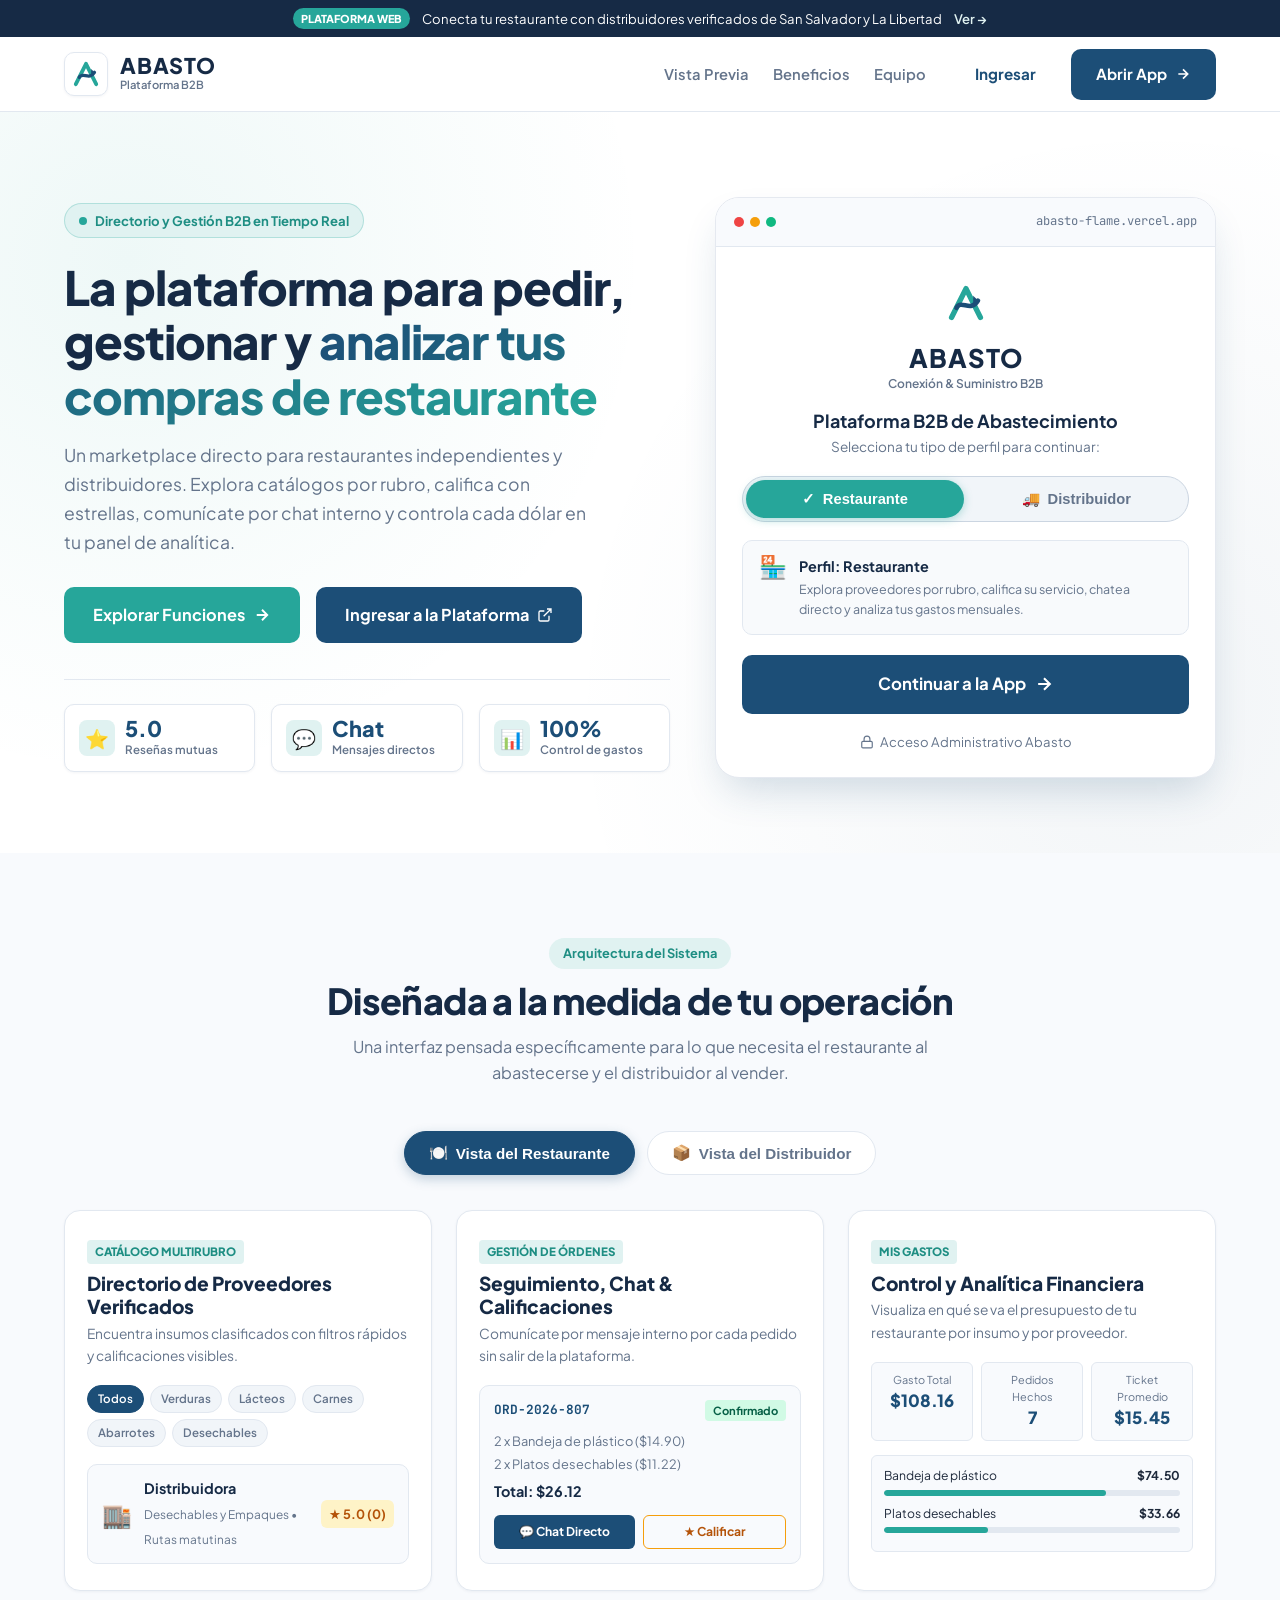
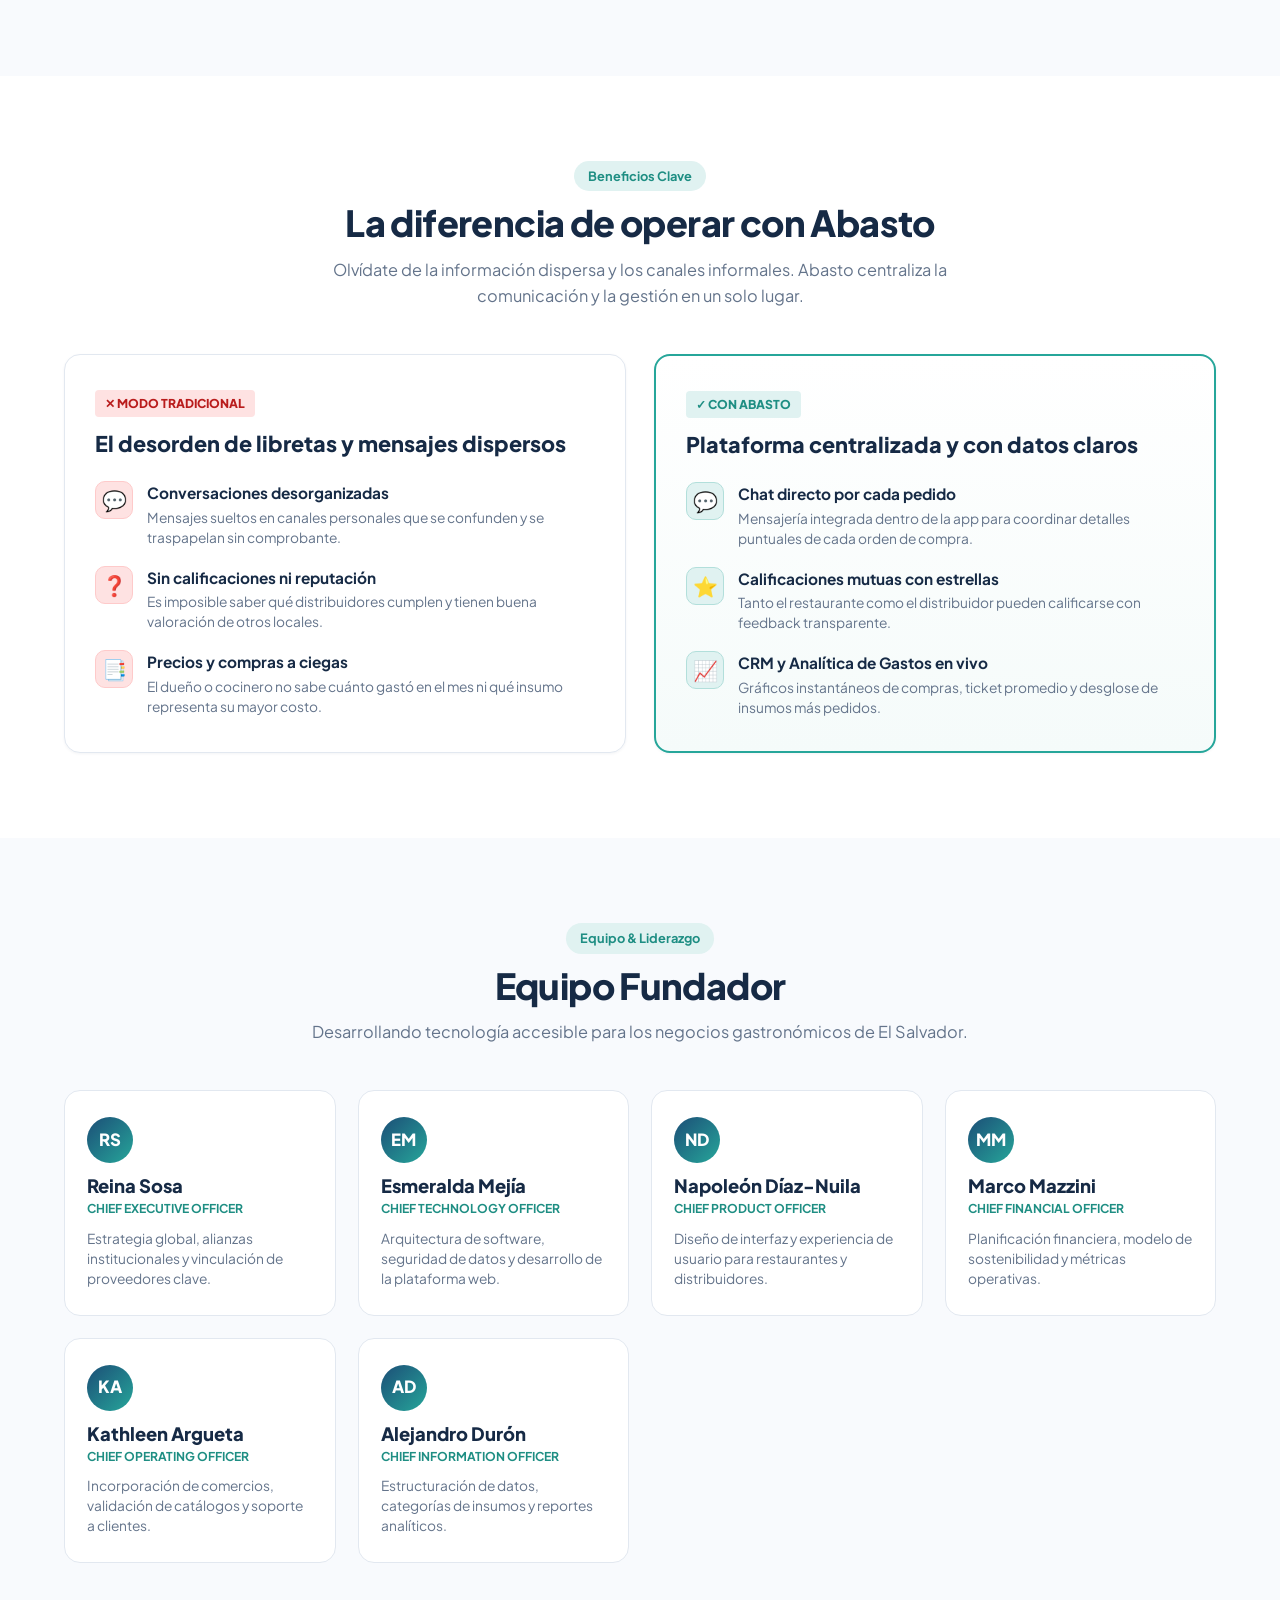
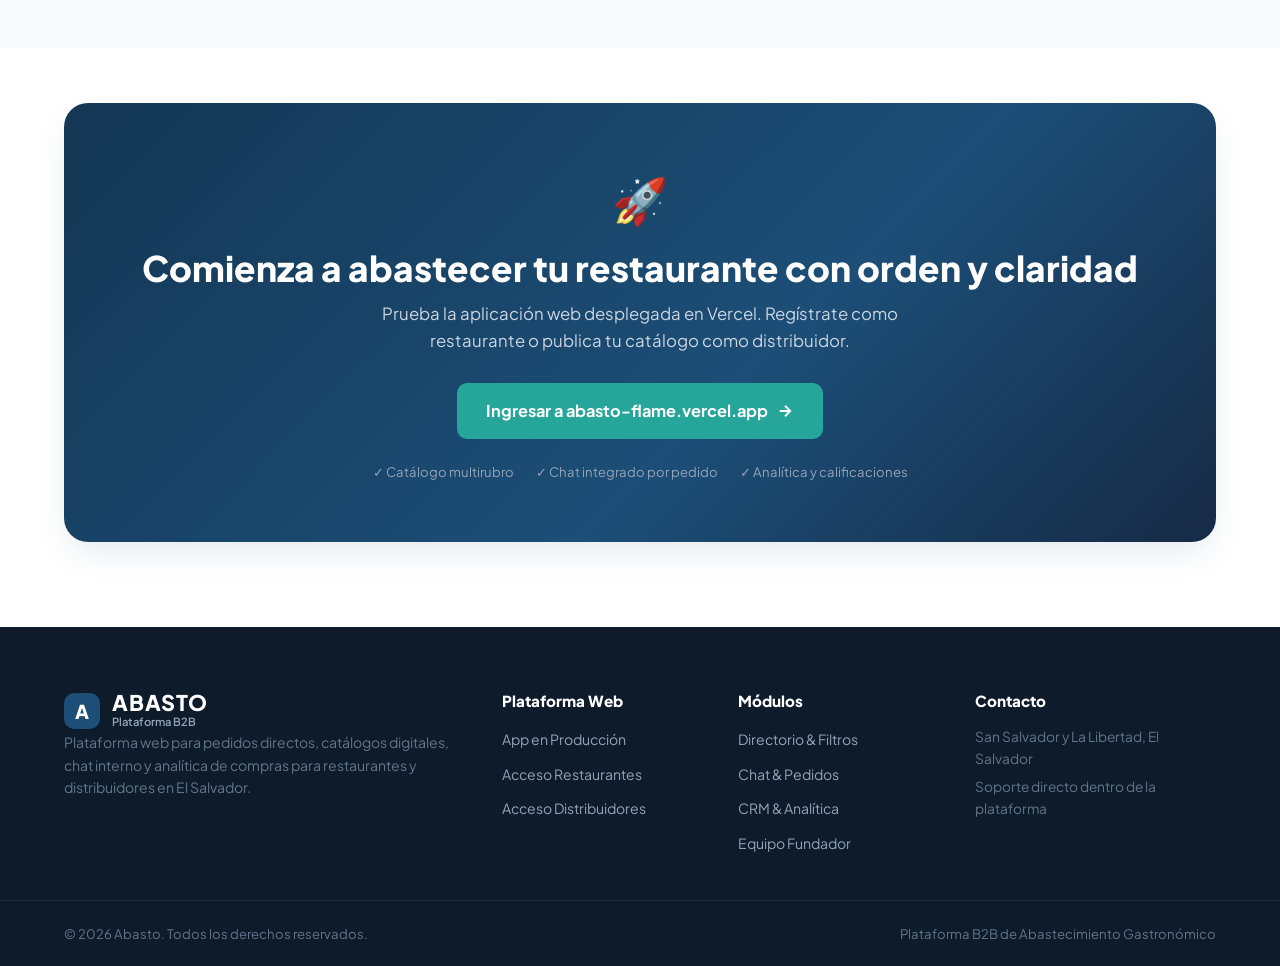
<file: index.html>
<!DOCTYPE html>
<html lang="es">
<head>
  <meta charset="UTF-8">
  <meta name="viewport" content="width=device-width, initial-scale=1.0">
  <title>Abasto | Conexión & Suministro B2B</title>
  <meta name="description" content="Plataforma B2B para pedidos automatizados, control de abastecimiento y gestión centralizada entre restaurantes y distribuidores en El Salvador.">
  <link rel="preconnect" href="https://fonts.googleapis.com">
  <link rel="preconnect" href="https://fonts.gstatic.com" crossorigin>
  <link href="https://fonts.googleapis.com/css2?family=Plus+Jakarta+Sans:wght@400;500;600;700;800&family=JetBrains+Mono:wght@500;600&display=swap" rel="stylesheet">
  <link rel="stylesheet" href="styles.css">

  <meta name="google-site-verification" content="Ef4DvOmjxTXYT26gHfHV0XZG6VTzVd8PGVqTgjQ-v84" />
</head>
<body>

  <!-- Top Notification -->
  <div class="top-banner">
    <div class="container banner-inner">
      <span class="badge-pill">Plataforma Web</span>
      <span>Conecta tu restaurante con distribuidores verificados de San Salvador y La Libertad</span>
      <a href="#probar-app" class="banner-link">Ver &rarr;</a>
    </div>
  </div>

  <!-- Navbar Glassmorphism -->
  <header class="navbar" id="navbar">
    <div class="container nav-container">
      <a href="#" class="brand-link">
        <div class="brand-logo">
          <svg viewBox="0 0 40 40" width="34" height="34" fill="none">
            <path d="M8 32 L20 8 L32 32" stroke="#26A69A" stroke-width="4.5" stroke-linecap="round" stroke-linejoin="round"/>
            <path d="M12 24 C16 17, 24 28, 30 18" stroke="#1C4E77" stroke-width="3.8" stroke-linecap="round"/>
            <path d="M26 14 L30 18 L26 22" fill="#1C4E77"/>
          </svg>
        </div>
        <div class="brand-text">
          <span class="brand-title">ABASTO</span>
          <span class="brand-subtitle">Plataforma B2B</span>
        </div>
      </a>

      <button class="nav-toggle" id="navToggle" aria-label="Abrir menú">
        <span></span>
        <span></span>
        <span></span>
      </button>

      <nav class="nav-menu" id="navMenu">
        <a href="#interactivo" class="nav-link">Vista Previa</a>
        <a href="#beneficios" class="nav-link">Beneficios</a>
        <a href="#equipo" class="nav-link">Equipo</a>
        <div class="nav-cta-group">
          <a href="https://abasto-flame.vercel.app/" target="_blank" rel="noopener noreferrer" class="btn btn-outline-nav">
            Ingresar
          </a>
          <a href="https://abasto-flame.vercel.app/" target="_blank" rel="noopener noreferrer" class="btn btn-primary-nav">
            <span>Abrir App</span>
            <svg viewBox="0 0 24 24" width="16" height="16" fill="none" stroke="currentColor" stroke-width="2.5"><path d="M5 12h14M12 5l7 7-7 7"/></svg>
          </a>
        </div>
      </nav>
    </div>
  </header>

  <main>
    <!-- Hero Section -->
    <section class="hero">
      <div class="container hero-grid">
        <div class="hero-content">
          <div class="hero-badge reveal">
            <span class="pulse-indicator"></span>
            Directorio y Gestión B2B en Tiempo Real
          </div>
          
          <h1 class="hero-title reveal">
            La plataforma para pedir, gestionar y <span class="gradient-text">analizar tus compras de restaurante</span>
          </h1>
          
          <p class="hero-description reveal">
            Un marketplace directo para restaurantes independientes y distribuidores. Explora catálogos por rubro, califica con estrellas, comunícate por chat interno y controla cada dólar en tu panel de analítica.
          </p>

          <div class="hero-actions reveal">
            <a href="#interactivo" class="btn btn-teal btn-lg glow-effect">
              <span>Explorar Funciones</span>
              <svg viewBox="0 0 24 24" width="18" height="18" fill="none" stroke="currentColor" stroke-width="2.5"><path d="M5 12h14M12 5l7 7-7 7"/></svg>
            </a>
            <a href="https://abasto-flame.vercel.app/" target="_blank" rel="noopener noreferrer" class="btn btn-navy btn-lg">
              <span>Ingresar a la Plataforma</span>
              <svg viewBox="0 0 24 24" width="16" height="16" fill="none" stroke="currentColor" stroke-width="2"><path d="M18 13v6a2 2 0 01-2 2H5a2 2 0 01-2-2V8a2 2 0 012-2h6M15 3h6v6M10 14L21 3"/></svg>
            </a>
          </div>

          <!-- Micro Métricas Reales -->
          <div class="hero-kpis reveal">
            <div class="kpi-card-visual">
              <div class="kpi-icon-box">⭐</div>
              <div>
                <span class="kpi-val">5.0</span>
                <span class="kpi-label">Reseñas mutuas</span>
              </div>
            </div>
            <div class="kpi-card-visual">
              <div class="kpi-icon-box">💬</div>
              <div>
                <span class="kpi-val">Chat</span>
                <span class="kpi-label">Mensajes directos</span>
              </div>
            </div>
            <div class="kpi-card-visual">
              <div class="kpi-icon-box">📊</div>
              <div>
                <span class="kpi-val">100%</span>
                <span class="kpi-label">Control de gastos</span>
              </div>
            </div>
          </div>
        </div>

        <!-- Terminal Interactivo del Gateway -->
        <div class="hero-interactive reveal" id="probar-app">
          <div class="terminal-card">
            <div class="terminal-header">
              <div class="terminal-dots">
                <span class="dot red"></span>
                <span class="dot yellow"></span>
                <span class="dot green"></span>
              </div>
              <div class="terminal-title">abasto-flame.vercel.app</div>
            </div>

            <div class="terminal-body">
              <div class="app-brand-center">
                <div class="logo-symbol-lg">
                  <svg viewBox="0 0 40 40" width="48" height="48" fill="none">
                    <path d="M8 32 L20 8 L32 32" stroke="#26A69A" stroke-width="4.5" stroke-linecap="round" stroke-linejoin="round"/>
                    <path d="M12 24 C16 17, 24 28, 30 18" stroke="#1C4E77" stroke-width="3.8" stroke-linecap="round"/>
                    <path d="M26 14 L30 18 L26 22" fill="#1C4E77"/>
                  </svg>
                </div>
                <h3>ABASTO</h3>
                <p class="tagline">Conexión & Suministro B2B</p>
                <div class="gateway-prompt">Plataforma B2B de Abastecimiento</div>
                <p class="gateway-subprompt">Selecciona tu tipo de perfil para continuar:</p>
              </div>

              <!-- Selector Reactivo de Roles -->
              <div class="profile-switch-container">
                <button type="button" class="profile-tab active" data-role="restaurante" id="tabRestaurante">
                  <span class="check-icon">✓</span>
                  <span>Restaurante</span>
                </button>
                <button type="button" class="profile-tab" data-role="distribuidor" id="tabDistribuidor">
                  <span class="truck-icon">🚚</span>
                  <span>Distribuidor</span>
                </button>
              </div>

              <!-- Vista Dinámica del Perfil Seleccionado -->
              <div class="role-preview-card" id="rolePreviewCard">
                <div class="role-feature-item">
                  <div class="rf-icon" id="rfIcon">🏪</div>
                  <div class="rf-text">
                    <strong id="roleTitle">Perfil: Restaurante</strong>
                    <p id="roleDescription">Explora proveedores por rubro, califica su servicio, chatea directo y analiza tus gastos mensuales.</p>
                  </div>
                </div>
              </div>

              <a href="https://abasto-flame.vercel.app/" target="_blank" rel="noopener noreferrer" class="btn btn-navy btn-block btn-launch" id="btnLaunchTarget">
                <span>Continuar a la App</span>
                <svg viewBox="0 0 24 24" width="20" height="20" fill="none" stroke="currentColor" stroke-width="2.5"><path d="M5 12h14M12 5l7 7-7 7"/></svg>
              </a>

              <div class="terminal-footer">
                <a href="https://abasto-flame.vercel.app/" target="_blank" rel="noopener noreferrer" class="admin-link">
                  <svg viewBox="0 0 24 24" width="14" height="14" fill="none" stroke="currentColor" stroke-width="2"><rect x="3" y="11" width="18" height="11" rx="2" ry="2"/><path d="M7 11V7a5 5 0 0110 0v4"/></svg>
                  <span>Acceso Administrativo Abasto</span>
                </a>
              </div>
            </div>
          </div>
        </div>
      </div>
    </section>

    <!-- Módulo Visual Interactivo: Dos Lados de la App -->
    <section class="section bg-light" id="interactivo">
      <div class="container">
        <div class="section-badge-center">Arquitectura del Sistema</div>
        <h2 class="section-title-center">Diseñada a la medida de tu operación</h2>
        <p class="section-subtitle-center">
          Una interfaz pensada específicamente para lo que necesita el restaurante al abastecerse y el distribuidor al vender.
        </p>

        <!-- Selector Tabs de la Plataforma -->
        <div class="app-showcase-tabs">
          <button class="showcase-tab active" data-showcase="restaurante">
            <span class="tab-icon">🍽️</span> Vista del Restaurante
          </button>
          <button class="showcase-tab" data-showcase="distribuidor">
            <span class="tab-icon">📦</span> Vista del Distribuidor
          </button>
        </div>

        <!-- Panel 1: Restaurante -->
        <div class="showcase-view active" id="viewRestaurante">
          <div class="features-columns-grid">
            <div class="feature-mock-card">
              <div class="f-header">
                <span class="f-pill">Catálogo Multirubro</span>
                <h4>Directorio de Proveedores Verificados</h4>
                <p>Encuentra insumos clasificados con filtros rápidos y calificaciones visibles.</p>
              </div>
              <div class="mock-filter-row">
                <span class="m-pill active">Todos</span>
                <span class="m-pill">Verduras</span>
                <span class="m-pill">Lácteos</span>
                <span class="m-pill">Carnes</span>
                <span class="m-pill">Abarrotes</span>
                <span class="m-pill">Desechables</span>
              </div>
              <div class="mock-distributor-item">
                <div class="dist-avatar">🏬</div>
                <div class="dist-meta">
                  <strong>Distribuidora</strong>
                  <span>Desechables y Empaques &bull; Rutas matutinas</span>
                </div>
                <div class="dist-rating">
                  <span class="star">★</span> 5.0 (0)
                </div>
              </div>
            </div>

            <div class="feature-mock-card">
              <div class="f-header">
                <span class="f-pill">Gestión de Órdenes</span>
                <h4>Seguimiento, Chat & Calificaciones</h4>
                <p>Comunícate por mensaje interno por cada pedido sin salir de la plataforma.</p>
              </div>
              <div class="mock-order-box">
                <div class="order-top">
                  <span class="order-id">ORD-2026-807</span>
                  <span class="order-status-badge">Confirmado</span>
                </div>
                <div class="order-content-preview">
                  <p>2 x Bandeja de plástico ($14.90)</p>
                  <p>2 x Platos desechables ($11.22)</p>
                  <strong>Total: $26.12</strong>
                </div>
                <div class="order-actions-bar">
                  <span class="btn-micro-chat">💬 Chat Directo</span>
                  <span class="btn-micro-rate">★ Calificar</span>
                </div>
              </div>
            </div>

            <div class="feature-mock-card">
              <div class="f-header">
                <span class="f-pill">Mis Gastos</span>
                <h4>Control y Analítica Financiera</h4>
                <p>Visualiza en qué se va el presupuesto de tu restaurante por insumo y por proveedor.</p>
              </div>
              <div class="mock-stats-mini-grid">
                <div class="m-stat-box">
                  <span class="label">Gasto Total</span>
                  <span class="val">$108.16</span>
                </div>
                <div class="m-stat-box">
                  <span class="label">Pedidos Hechos</span>
                  <span class="val">7</span>
                </div>
                <div class="m-stat-box">
                  <span class="label">Ticket Promedio</span>
                  <span class="val">$15.45</span>
                </div>
              </div>
              <div class="mock-bars-wrapper">
                <div class="bar-row">
                  <span>Bandeja de plástico</span>
                  <strong>$74.50</strong>
                </div>
                <div class="mock-bar-fill"><div class="fill" style="width: 75%;"></div></div>
                <div class="bar-row">
                  <span>Platos desechables</span>
                  <strong>$33.66</strong>
                </div>
                <div class="mock-bar-fill"><div class="fill" style="width: 35%;"></div></div>
              </div>
            </div>
          </div>
        </div>

        <!-- Panel 2: Distribuidor -->
        <div class="showcase-view" id="viewDistribuidor">
          <div class="features-columns-grid">
            <div class="feature-mock-card">
              <div class="f-header">
                <span class="f-pill">Despacho</span>
                <h4>Lista Ordenada de Pedidos</h4>
                <p>Monitorea pedidos entrantes, montos netos a recibir y cambia el estado con un clic.</p>
              </div>
              <div class="mock-dist-dispatch-box">
                <div class="dispatch-header">
                  <span class="badge-status-pend">Pendiente</span>
                  <span class="order-code">ORD-2026-238</span>
                </div>
                <div class="dispatch-body">
                  <strong>Restaurante Solicitante</strong>
                  <p>1 x Bandeja de plástico &bull; $7.45</p>
                  <div class="dispatch-net">Tu pago neto a recibir: <strong>$7.08</strong></div>
                </div>
                <div class="order-actions-bar">
                  <span class="btn-micro-chat">💬 Chat</span>
                  <span class="btn-micro-status">Estado: En Ruta &darr;</span>
                </div>
              </div>
            </div>

            <div class="feature-mock-card">
              <div class="f-header">
                <span class="f-pill">Mi Catálogo</span>
                <h4>Gestión Rápida de Insumos</h4>
                <p>Publica productos con imagen, categoría y edita precios en segundos.</p>
              </div>
              <div class="mock-catalog-list">
                <div class="catalog-row">
                  <div class="cat-img">📦</div>
                  <div class="cat-info">
                    <strong>Bandeja de plástico (50 uds)</strong>
                    <span>Desechables y Empaques</span>
                  </div>
                  <div class="cat-price">$7.30 ✏️</div>
                </div>
                <div class="catalog-row">
                  <div class="cat-img">🍽️</div>
                  <div class="cat-info">
                    <strong>Platos desechables (50 uds)</strong>
                    <span>Desechables y Empaques</span>
                  </div>
                  <div class="cat-price">$5.50 ✏️</div>
                </div>
                <div class="btn-add-item-mock">+ Agregar Insumo</div>
              </div>
            </div>

            <div class="feature-mock-card">
              <div class="f-header">
                <span class="f-pill">CRM & Reseñas</span>
                <h4>Rendimiento Comercial & Clientes</h4>
                <p>Visualiza tus clientes principales, facturación acumulada y reputación.</p>
              </div>
              <div class="mock-stats-mini-grid">
                <div class="m-stat-box">
                  <span class="label">Facturación</span>
                  <span class="val">$82.04</span>
                </div>
                <div class="m-stat-box">
                  <span class="label">Despachos</span>
                  <span class="val">4</span>
                </div>
                <div class="m-stat-box">
                  <span class="label">Ticket Prom.</span>
                  <span class="val">$20.51</span>
                </div>
              </div>
              <div class="mock-review-container">
                <div class="review-label">⭐ Reseñas Recibidas</div>
                <p class="review-status">Construye reputación con cada entrega confirmada.</p>
              </div>
            </div>
          </div>
        </div>
      </div>
    </section>

    <!-- Resumen de Ventajas Comparativas -->
    <section class="section" id="beneficios">
      <div class="container">
        <div class="section-badge-center">Beneficios Clave</div>
        <h2 class="section-title-center">La diferencia de operar con Abasto</h2>
        <p class="section-subtitle-center">
          Olvídate de la información dispersa y los canales informales. Abasto centraliza la comunicación y la gestión en un solo lugar.
        </p>

        <div class="visual-comparison-grid">
          <div class="vis-card bad-side">
            <div class="vis-card-header">
              <span class="vis-badge bad">✕ Modo Tradicional</span>
              <h3>El desorden de libretas y mensajes dispersos</h3>
            </div>
            
            <div class="vis-items-list">
              <div class="vis-item">
                <div class="vis-item-icon bad">💬</div>
                <div class="vis-item-content">
                  <strong>Conversaciones desorganizadas</strong>
                  <p>Mensajes sueltos en canales personales que se confunden y se traspapelan sin comprobante.</p>
                </div>
              </div>

              <div class="vis-item">
                <div class="vis-item-icon bad">❓</div>
                <div class="vis-item-content">
                  <strong>Sin calificaciones ni reputación</strong>
                  <p>Es imposible saber qué distribuidores cumplen y tienen buena valoración de otros locales.</p>
                </div>
              </div>

              <div class="vis-item">
                <div class="vis-item-icon bad">📑</div>
                <div class="vis-item-content">
                  <strong>Precios y compras a ciegas</strong>
                  <p>El dueño o cocinero no sabe cuánto gastó en el mes ni qué insumo representa su mayor costo.</p>
                </div>
              </div>
            </div>
          </div>

          <div class="vis-card good-side">
            <div class="vis-card-header">
              <span class="vis-badge good">✓ Con Abasto</span>
              <h3>Plataforma centralizada y con datos claros</h3>
            </div>

            <div class="vis-items-list">
              <div class="vis-item">
                <div class="vis-item-icon good">💬</div>
                <div class="vis-item-content">
                  <strong>Chat directo por cada pedido</strong>
                  <p>Mensajería integrada dentro de la app para coordinar detalles puntuales de cada orden de compra.</p>
                </div>
              </div>

              <div class="vis-item">
                <div class="vis-item-icon good">⭐</div>
                <div class="vis-item-content">
                  <strong>Calificaciones mutuas con estrellas</strong>
                  <p>Tanto el restaurante como el distribuidor pueden calificarse con feedback transparente.</p>
                </div>
              </div>

              <div class="vis-item">
                <div class="vis-item-icon good">📈</div>
                <div class="vis-item-content">
                  <strong>CRM y Analítica de Gastos en vivo</strong>
                  <p>Gráficos instantáneos de compras, ticket promedio y desglose de insumos más pedidos.</p>
                </div>
              </div>
            </div>
          </div>
        </div>
      </div>
    </section>

    <!-- Equipo Fundador -->
    <section class="section bg-light" id="equipo">
      <div class="container">
        <div class="section-badge-center">Equipo & Liderazgo</div>
        <h2 class="section-title-center">Equipo Fundador</h2>
        <p class="section-subtitle-center">
          Desarrollando tecnología accesible para los negocios gastronómicos de El Salvador.
        </p>

        <div class="team-grid">
          <div class="team-card-visual">
            <div class="avatar-badge">RS</div>
            <h4>Reina Sosa</h4>
            <span class="team-role">Chief Executive Officer</span>
            <p>Estrategia global, alianzas institucionales y vinculación de proveedores clave.</p>
          </div>

          <div class="team-card-visual">
            <div class="avatar-badge">EM</div>
            <h4>Esmeralda Mejía</h4>
            <span class="team-role">Chief Technology Officer</span>
            <p>Arquitectura de software, seguridad de datos y desarrollo de la plataforma web.</p>
          </div>

          <div class="team-card-visual">
            <div class="avatar-badge">ND</div>
            <h4>Napoleón Díaz-Nuila</h4>
            <span class="team-role">Chief Product Officer</span>
            <p>Diseño de interfaz y experiencia de usuario para restaurantes y distribuidores.</p>
          </div>

          <div class="team-card-visual">
            <div class="avatar-badge">MM</div>
            <h4>Marco Mazzini</h4>
            <span class="team-role">Chief Financial Officer</span>
            <p>Planificación financiera, modelo de sostenibilidad y métricas operativas.</p>
          </div>

          <div class="team-card-visual">
            <div class="avatar-badge">KA</div>
            <h4>Kathleen Argueta</h4>   
            <span class="team-role">Chief Operating Officer</span>
            <p>Incorporación de comercios, validación de catálogos y soporte a clientes.</p>
          </div>

          <div class="team-card-visual"> 
            <div class="avatar-badge">AD</div>
            <h4>Alejandro Durón</h4>        
            <span class="team-role">Chief Information Officer</span>
            <p>Estructuración de datos, categorías de insumos y reportes analíticos.</p>
          </div>
        </div>
      </div>
    </section>

    <!-- CTA Final -->
    <section class="section cta-final">
      <div class="container">
        <div class="cta-banner-glass">
          <div class="cta-inner">
            <div class="cta-icon-floating">🚀</div>
            <h2>Comienza a abastecer tu restaurante con orden y claridad</h2>
            <p>
              Prueba la aplicación web desplegada en Vercel. Regístrate como restaurante o publica tu catálogo como distribuidor.
            </p>
            <div class="cta-buttons">
              <a href="https://abasto-flame.vercel.app/" target="_blank" rel="noopener noreferrer" class="btn btn-teal btn-lg">
                <span>Ingresar a abasto-flame.vercel.app</span>
                <svg viewBox="0 0 24 24" width="18" height="18" fill="none" stroke="currentColor" stroke-width="2.5"><path d="M5 12h14M12 5l7 7-7 7"/></svg>
              </a>
            </div>
            <div class="cta-meta">
              <span>✓ Catálogo multirubro</span>
              <span>✓ Chat integrado por pedido</span>
              <span>✓ Analítica y calificaciones</span>
            </div>
          </div>
        </div>
      </div>
    </section>
  </main>

  <footer class="footer">
    <div class="container footer-content">
      <div class="footer-col brand-col">
        <div class="brand-link footer-brand">
          <div class="brand-logo sm">
            <span>A</span>
          </div>
          <div class="brand-text">
            <span class="brand-title" style="color:#FFFFFF">ABASTO</span>
            <span class="brand-subtitle" style="color:#94A3B8">Plataforma B2B</span>
          </div>
        </div>
        <p class="footer-desc">
          Plataforma web para pedidos directos, catálogos digitales, chat interno y analítica de compras para restaurantes y distribuidores en El Salvador.
        </p>
      </div>

      <div class="footer-col">
        <h5>Plataforma Web</h5>
        <ul class="footer-links-list">
          <li><a href="https://abasto-flame.vercel.app/" target="_blank" rel="noopener noreferrer">App en Producción</a></li>
          <li><a href="#probar-app">Acceso Restaurantes</a></li>
          <li><a href="#probar-app">Acceso Distribuidores</a></li>
        </ul>
      </div>

      <div class="footer-col">
        <h5>Módulos</h5>
        <ul class="footer-links-list">
          <li><a href="#interactivo">Directorio & Filtros</a></li>
          <li><a href="#interactivo">Chat & Pedidos</a></li>
          <li><a href="#interactivo">CRM & Analítica</a></li>
          <li><a href="#equipo">Equipo Fundador</a></li>
        </ul>
      </div>

      <div class="footer-col">
        <h5>Contacto</h5>
        <p class="contact-line">San Salvador y La Libertad, El Salvador</p>
        <p class="contact-line">Soporte directo dentro de la plataforma</p>
        
      </div>
    </div>

    <div class="footer-bottom">
      <div class="container bottom-row">
        <p>&copy; 2026 Abasto. Todos los derechos reservados.</p>
        <p class="legal-note">Plataforma B2B de Abastecimiento Gastronómico</p>
      </div>
    </div>
  </footer>

  <script src="app.js"></script>
</body>
</html>
</file>
<file: styles.css>
:root {
  --color-navy: #1C4E77;
  --color-navy-dark: #143754;
  --color-navy-light: #286394;
  --color-teal: #26A69A;
  --color-teal-dark: #1E8E83;
  --color-teal-light: #E0F2F1;
  --color-teal-glow: rgba(38, 166, 154, 0.35);

  --color-heading: #162A45;
  --color-text: #1E293B;
  --color-muted: #64748B;
  --color-border: #E2E8F0;
  --color-border-card: #E5E9F0;
  
  --bg-page: #FFFFFF;
  --bg-alt: #F8FAFD;
  
  --font-sans: 'Plus Jakarta Sans', -apple-system, BlinkMacSystemFont, sans-serif;
  --font-mono: 'JetBrains Mono', monospace;

  --shadow-sm: 0 1px 3px rgba(22, 42, 69, 0.05);
  --shadow-md: 0 6px 16px rgba(22, 42, 69, 0.08);
  --shadow-lg: 0 14px 34px -6px rgba(28, 78, 119, 0.12);
  --shadow-interactive: 0 20px 40px -10px rgba(28, 78, 119, 0.2);

  --radius-xs: 6px;
  --radius-sm: 10px;
  --radius-md: 16px;
  --radius-lg: 24px;
  --radius-pill: 9999px;

  --transition-fast: 0.18s cubic-bezier(0.16, 1, 0.3, 1);
  --transition-normal: 0.28s cubic-bezier(0.16, 1, 0.3, 1);
}

*, *::before, *::after {
  box-sizing: border-box;
  margin: 0;
  padding: 0;
}

body {
  font-family: var(--font-sans);
  color: var(--color-text);
  background-color: var(--bg-page);
  line-height: 1.6;
  overflow-x: hidden;
}

.container {
  width: 90%;
  max-width: 1200px;
  margin: 0 auto;
}

h1, h2, h3, h4, h5 {
  color: var(--color-heading);
  font-weight: 800;
  line-height: 1.2;
}

p {
  color: var(--color-muted);
}

.top-banner {
  background: var(--color-heading);
  color: #FFFFFF;
  font-size: 0.82rem;
  padding: 8px 0;
}

.banner-inner {
  display: flex;
  align-items: center;
  justify-content: center;
  gap: 12px;
  flex-wrap: wrap;
}

.badge-pill {
  background: var(--color-teal);
  color: #fff;
  font-weight: 800;
  font-size: 0.68rem;
  text-transform: uppercase;
  padding: 2px 8px;
  border-radius: var(--radius-pill);
}

.banner-link {
  color: var(--color-teal-light);
  font-weight: 600;
  text-decoration: none;
}

.banner-link:hover {
  text-decoration: underline;
}

.navbar {
  position: sticky;
  top: 0;
  background-color: rgba(255, 255, 255, 0.94);
  backdrop-filter: blur(14px);
  -webkit-backdrop-filter: blur(14px);
  border-bottom: 1px solid var(--color-border);
  z-index: 1000;
  transition: box-shadow 0.25s ease;
}

.navbar.scrolled {
  box-shadow: 0 4px 20px rgba(22, 42, 69, 0.08);
}

.nav-container {
  display: flex;
  justify-content: space-between;
  align-items: center;
  height: 74px;
}

.brand-link {
  display: flex;
  align-items: center;
  gap: 12px;
  text-decoration: none;
}

.brand-logo {
  width: 44px;
  height: 44px;
  background: #FFFFFF;
  border: 1px solid var(--color-border);
  border-radius: var(--radius-sm);
  display: flex;
  align-items: center;
  justify-content: center;
  box-shadow: var(--shadow-sm);
  transition: transform var(--transition-fast);
}

.brand-logo.sm {
  width: 36px;
  height: 36px;
  background: var(--color-navy);
  color: #fff;
  font-weight: 800;
  font-size: 1.2rem;
  border: none;
}

.brand-link:hover .brand-logo {
  transform: scale(1.05);
}

.brand-text {
  display: flex;
  flex-direction: column;
}

.brand-title {
  font-size: 1.35rem;
  font-weight: 800;
  color: var(--color-heading);
  letter-spacing: 0.8px;
  line-height: 1;
}

.brand-subtitle {
  font-size: 0.7rem;
  font-weight: 600;
  color: var(--color-muted);
}

.nav-menu {
  display: flex;
  align-items: center;
  gap: 24px;
}

.nav-link {
  color: var(--color-muted);
  text-decoration: none;
  font-size: 0.92rem;
  font-weight: 600;
  transition: color var(--transition-fast);
}

.nav-link:hover {
  color: var(--color-navy);
}

.nav-cta-group {
  display: flex;
  align-items: center;
  gap: 10px;
}

.btn-outline-nav {
  padding: 8px 16px;
  font-size: 0.88rem;
  font-weight: 600;
  color: var(--color-navy);
  border: 1px solid var(--color-border);
  border-radius: var(--radius-xs);
  text-decoration: none;
}

.btn-primary-nav {
  display: inline-flex;
  align-items: center;
  gap: 6px;
  padding: 8px 18px;
  font-size: 0.88rem;
  font-weight: 700;
  background: var(--color-navy);
  color: #fff;
  border-radius: var(--radius-xs);
  text-decoration: none;
}

.btn-primary-nav:hover {
  background: var(--color-navy-dark);
}

.nav-toggle {
  display: none;
  background: transparent;
  border: none;
  cursor: pointer;
  flex-direction: column;
  gap: 5px;
}

.nav-toggle span {
  display: block;
  width: 25px;
  height: 2px;
  background: var(--color-heading);
}

.btn {
  display: inline-flex;
  align-items: center;
  justify-content: center;
  gap: 8px;
  padding: 12px 24px;
  font-size: 0.95rem;
  font-weight: 700;
  border-radius: var(--radius-sm);
  text-decoration: none;
  cursor: pointer;
  border: 1px solid transparent;
  transition: var(--transition-normal);
}

.btn-teal {
  background-color: var(--color-teal);
  color: #FFFFFF;
}

.btn-teal:hover {
  background-color: var(--color-teal-dark);
  box-shadow: 0 8px 20px var(--color-teal-glow);
  transform: translateY(-2px);
}

.btn-navy {
  background-color: var(--color-navy);
  color: #FFFFFF;
}

.btn-navy:hover {
  background-color: var(--color-navy-dark);
  box-shadow: 0 8px 20px rgba(28, 78, 119, 0.3);
  transform: translateY(-2px);
}

.btn-lg {
  padding: 14px 28px;
  font-size: 1.02rem;
}

.btn-block {
  width: 100%;
}

.hero {
  position: relative;
  padding: 85px 0 75px;
  background: radial-gradient(circle at 10% 20%, rgba(38, 166, 154, 0.08) 0%, transparent 40%),
              radial-gradient(circle at 90% 80%, rgba(28, 78, 119, 0.06) 0%, transparent 45%);
}

.hero-grid {
  display: grid;
  grid-template-columns: 1.15fr 0.95fr;
  gap: 45px;
  align-items: center;
}

.hero-badge {
  display: inline-flex;
  align-items: center;
  gap: 8px;
  padding: 6px 14px;
  background: var(--color-teal-light);
  color: var(--color-teal-dark);
  font-size: 0.82rem;
  font-weight: 700;
  border-radius: var(--radius-pill);
  margin-bottom: 22px;
  border: 1px solid rgba(38, 166, 154, 0.25);
}

.pulse-indicator {
  width: 8px;
  height: 8px;
  background: var(--color-teal);
  border-radius: 50%;
  animation: pulse-ring 1.8s infinite;
}

@keyframes pulse-ring {
  0% { box-shadow: 0 0 0 0 rgba(38, 166, 154, 0.7); }
  70% { box-shadow: 0 0 0 8px rgba(38, 166, 154, 0); }
  100% { box-shadow: 0 0 0 0 rgba(38, 166, 154, 0); }
}

.hero-title {
  font-size: 2.95rem;
  letter-spacing: -1px;
  line-height: 1.15;
  margin-bottom: 18px;
}

.gradient-text {
  background: linear-gradient(120deg, var(--color-navy) 0%, var(--color-teal) 100%);
  -webkit-background-clip: text;
  -webkit-text-fill-color: transparent;
}

.hero-description {
  font-size: 1.1rem;
  color: var(--color-muted);
  line-height: 1.65;
  margin-bottom: 30px;
  max-width: 530px;
}

.hero-actions {
  display: flex;
  gap: 16px;
  margin-bottom: 36px;
}

.hero-kpis {
  display: flex;
  gap: 16px;
  border-top: 1px solid var(--color-border);
  padding-top: 24px;
}

.kpi-card-visual {
  flex: 1;
  display: flex;
  align-items: center;
  gap: 10px;
  background: #FFFFFF;
  border: 1px solid var(--color-border);
  padding: 12px 14px;
  border-radius: var(--radius-sm);
  box-shadow: var(--shadow-sm);
  transition: transform var(--transition-fast);
}

.kpi-card-visual:hover {
  transform: translateY(-2px);
  border-color: var(--color-teal);
}

.kpi-icon-box {
  width: 36px;
  height: 36px;
  background: var(--color-teal-light);
  border-radius: 8px;
  display: flex;
  align-items: center;
  justify-content: center;
  font-size: 1.2rem;
  flex-shrink: 0;
}

.kpi-val {
  display: block;
  font-size: 1.35rem;
  font-weight: 800;
  color: var(--color-navy);
  line-height: 1.1;
}

.kpi-label {
  display: block;
  font-size: 0.72rem;
  color: var(--color-muted);
  font-weight: 600;
}

.terminal-card {
  background: #FFFFFF;
  border: 1px solid var(--color-border-card);
  border-radius: var(--radius-lg);
  box-shadow: var(--shadow-interactive);
  overflow: hidden;
}

.terminal-header {
  display: flex;
  align-items: center;
  justify-content: space-between;
  padding: 14px 18px;
  background: #F8FAFD;
  border-bottom: 1px solid var(--color-border);
}

.terminal-dots {
  display: flex;
  gap: 6px;
}

.dot {
  width: 10px;
  height: 10px;
  border-radius: 50%;
}
.dot.red { background: #EF4444; }
.dot.yellow { background: #F59E0B; }
.dot.green { background: #10B981; }

.terminal-title {
  font-family: var(--font-mono);
  font-size: 0.76rem;
  color: var(--color-muted);
}

.badge-status-online {
  font-size: 0.7rem;
  font-weight: 700;
  background: #DCFCE7;
  color: #15803D;
  padding: 2px 8px;
  border-radius: var(--radius-pill);
}

.terminal-body {
  padding: 32px 26px 22px;
  text-align: center;
}

.app-brand-center h3 {
  font-size: 1.6rem;
  font-weight: 800;
  letter-spacing: 1px;
  margin-top: 10px;
}

.app-brand-center .tagline {
  font-size: 0.75rem;
  font-weight: 600;
  color: var(--color-muted);
  margin-bottom: 14px;
}

.gateway-prompt {
  font-size: 1.12rem;
  font-weight: 700;
  color: var(--color-heading);
}

.gateway-subprompt {
  font-size: 0.85rem;
  margin-bottom: 18px;
}

.profile-switch-container {
  display: flex;
  background: #F1F5F9;
  border: 1px solid #CBD5E1;
  border-radius: var(--radius-pill);
  padding: 3px;
  gap: 4px;
  margin-bottom: 18px;
}

.profile-tab {
  flex: 1;
  display: flex;
  align-items: center;
  justify-content: center;
  gap: 8px;
  padding: 10px 16px;
  font-size: 0.92rem;
  font-weight: 700;
  color: var(--color-muted);
  background: transparent;
  border: none;
  border-radius: var(--radius-pill);
  cursor: pointer;
  transition: var(--transition-fast);
}

.profile-tab.active {
  background: var(--color-teal);
  color: #FFFFFF;
  box-shadow: 0 2px 8px rgba(38, 166, 154, 0.35);
}

.role-preview-card {
  background: #F8FAFC;
  border: 1px solid var(--color-border);
  border-radius: var(--radius-sm);
  padding: 14px 16px;
  text-align: left;
  margin-bottom: 20px;
}

.role-feature-item {
  display: flex;
  gap: 12px;
  align-items: flex-start;
}

.rf-icon {
  font-size: 1.4rem;
  line-height: 1;
}

.rf-text strong {
  display: block;
  font-size: 0.9rem;
  color: var(--color-heading);
}

.rf-text p {
  font-size: 0.78rem;
  margin-top: 2px;
}

.btn-launch {
  padding: 15px;
  font-size: 1.05rem;
}

.terminal-footer {
  margin-top: 16px;
}

.admin-link {
  display: inline-flex;
  align-items: center;
  gap: 6px;
  font-size: 0.82rem;
  color: var(--color-muted);
  text-decoration: none;
}

.admin-link:hover {
  color: var(--color-navy);
}

.section {
  padding: 85px 0;
  position: relative;
}

.bg-light {
  background-color: var(--bg-alt);
}

.section-badge-center {
  display: table;
  margin: 0 auto 10px;
  padding: 5px 14px;
  background: var(--color-teal-light);
  color: var(--color-teal-dark);
  font-size: 0.8rem;
  font-weight: 700;
  border-radius: var(--radius-pill);
}

.section-title-center {
  text-align: center;
  font-size: 2.25rem;
  letter-spacing: -0.6px;
  margin-bottom: 12px;
}

.section-subtitle-center {
  text-align: center;
  max-width: 660px;
  margin: 0 auto 45px;
  font-size: 1.02rem;
}

/* Tabs Showcase */
.app-showcase-tabs {
  display: flex;
  justify-content: center;
  gap: 12px;
  margin-bottom: 35px;
}

.showcase-tab {
  display: flex;
  align-items: center;
  gap: 8px;
  padding: 12px 24px;
  font-size: 0.95rem;
  font-weight: 700;
  color: var(--color-muted);
  background: #FFFFFF;
  border: 1px solid var(--color-border);
  border-radius: var(--radius-pill);
  cursor: pointer;
  transition: var(--transition-fast);
}

.showcase-tab.active {
  background: var(--color-navy);
  color: #FFFFFF;
  border-color: var(--color-navy);
  box-shadow: 0 4px 12px rgba(28, 78, 119, 0.25);
}

.showcase-view {
  display: none;
}

.showcase-view.active {
  display: block;
}

.features-columns-grid {
  display: grid;
  grid-template-columns: repeat(auto-fit, minmax(320px, 1fr));
  gap: 24px;
}

.feature-mock-card {
  background: #FFFFFF;
  border: 1px solid var(--color-border);
  border-radius: var(--radius-md);
  padding: 26px 22px;
  box-shadow: var(--shadow-sm);
  transition: transform var(--transition-normal);
  display: flex;
  flex-direction: column;
}

.feature-mock-card:hover {
  transform: translateY(-3px);
  border-color: var(--color-teal);
  box-shadow: var(--shadow-md);
}

.f-header {
  margin-bottom: 18px;
}

.f-pill {
  font-size: 0.72rem;
  font-weight: 800;
  text-transform: uppercase;
  background: var(--color-teal-light);
  color: var(--color-teal-dark);
  padding: 3px 8px;
  border-radius: 4px;
  display: inline-block;
  margin-bottom: 8px;
}

.f-header h4 {
  font-size: 1.2rem;
  margin-bottom: 4px;
}

.f-header p {
  font-size: 0.86rem;
}

.mock-filter-row {
  display: flex;
  gap: 6px;
  flex-wrap: wrap;
  margin-bottom: 16px;
}

.m-pill {
  font-size: 0.72rem;
  font-weight: 600;
  padding: 4px 10px;
  border-radius: var(--radius-pill);
  background: #F1F5F9;
  color: var(--color-muted);
  border: 1px solid var(--color-border);
}

.m-pill.active {
  background: var(--color-navy);
  color: #FFFFFF;
  border-color: var(--color-navy);
}

.mock-distributor-item {
  display: flex;
  align-items: center;
  gap: 12px;
  padding: 12px 14px;
  background: #F8FAFD;
  border: 1px solid var(--color-border);
  border-radius: var(--radius-sm);
  margin-top: auto;
}

.dist-avatar {
  font-size: 1.5rem;
}

.dist-meta {
  flex: 1;
}

.dist-meta strong {
  display: block;
  font-size: 0.9rem;
  color: var(--color-heading);
}

.dist-meta span {
  font-size: 0.74rem;
  color: var(--color-muted);
}

.dist-rating {
  font-size: 0.8rem;
  font-weight: 700;
  background: #FEF3C7;
  color: #B45309;
  padding: 4px 8px;
  border-radius: 6px;
}

.mock-order-box {
  background: #F8FAFD;
  border: 1px solid var(--color-border);
  border-radius: var(--radius-sm);
  padding: 14px;
  margin-top: auto;
}

.order-top {
  display: flex;
  justify-content: space-between;
  align-items: center;
  margin-bottom: 10px;
}

.order-id {
  font-family: var(--font-mono);
  font-size: 0.8rem;
  font-weight: 700;
  color: var(--color-navy);
}

.order-status-badge {
  font-size: 0.7rem;
  font-weight: 700;
  background: #D1FAE5;
  color: #065F46;
  padding: 2px 8px;
  border-radius: 4px;
}

.order-content-preview p {
  font-size: 0.8rem;
  margin-bottom: 2px;
}

.order-content-preview strong {
  display: block;
  margin-top: 6px;
  font-size: 0.9rem;
  color: var(--color-heading);
}

.order-actions-bar {
  display: flex;
  gap: 8px;
  margin-top: 12px;
}

.btn-micro-chat {
  flex: 1;
  text-align: center;
  font-size: 0.76rem;
  font-weight: 700;
  background: var(--color-navy);
  color: #fff;
  padding: 7px 10px;
  border-radius: 6px;
}

.btn-micro-rate {
  flex: 1;
  text-align: center;
  font-size: 0.76rem;
  font-weight: 700;
  border: 1px solid #F59E0B;
  color: #B45309;
  padding: 6px 10px;
  border-radius: 6px;
}

.btn-micro-status {
  flex: 1;
  text-align: center;
  font-size: 0.76rem;
  font-weight: 700;
  background: var(--color-teal);
  color: #fff;
  padding: 7px 10px;
  border-radius: 6px;
}

.mock-stats-mini-grid {
  display: grid;
  grid-template-columns: repeat(3, 1fr);
  gap: 8px;
  margin-bottom: 14px;
}

.m-stat-box {
  background: #F8FAFD;
  border: 1px solid var(--color-border);
  padding: 8px;
  border-radius: 6px;
  text-align: center;
}

.m-stat-box .label {
  display: block;
  font-size: 0.68rem;
  color: var(--color-muted);
}

.m-stat-box .val {
  display: block;
  font-size: 1.05rem;
  font-weight: 800;
  color: var(--color-navy);
}

.mock-bars-wrapper {
  background: #F8FAFD;
  border: 1px solid var(--color-border);
  border-radius: 6px;
  padding: 10px 12px;
}

.bar-row {
  display: flex;
  justify-content: space-between;
  font-size: 0.76rem;
  margin-bottom: 4px;
}

.mock-bar-fill {
  width: 100%;
  height: 6px;
  background: #E2E8F0;
  border-radius: 3px;
  margin-bottom: 8px;
  overflow: hidden;
}

.mock-bar-fill .fill {
  height: 100%;
  background: var(--color-teal);
  border-radius: 3px;
}

.mock-dist-dispatch-box {
  background: #F8FAFD;
  border: 1px solid var(--color-border);
  border-radius: var(--radius-sm);
  padding: 14px;
  margin-top: auto;
}

.dispatch-header {
  display: flex;
  justify-content: space-between;
  margin-bottom: 8px;
}

.badge-status-pend {
  font-size: 0.7rem;
  font-weight: 700;
  background: #FEF3C7;
  color: #92400E;
  padding: 2px 8px;
  border-radius: 4px;
}

.order-code {
  font-family: var(--font-mono);
  font-size: 0.8rem;
  font-weight: 700;
  color: var(--color-navy);
}

.dispatch-net {
  margin-top: 6px;
  font-size: 0.8rem;
  color: var(--color-heading);
}

.mock-catalog-list {
  display: flex;
  flex-direction: column;
  gap: 8px;
  margin-top: auto;
}

.catalog-row {
  display: flex;
  align-items: center;
  gap: 10px;
  padding: 8px 10px;
  background: #F8FAFD;
  border: 1px solid var(--color-border);
  border-radius: 6px;
}

.cat-img {
  font-size: 1.2rem;
}

.cat-info {
  flex: 1;
}

.cat-info strong {
  display: block;
  font-size: 0.82rem;
  color: var(--color-heading);
}

.cat-info span {
  font-size: 0.7rem;
  color: var(--color-muted);
}

.cat-price {
  font-size: 0.82rem;
  font-weight: 700;
  color: var(--color-navy);
}

.btn-add-item-mock {
  text-align: center;
  font-size: 0.78rem;
  font-weight: 700;
  background: var(--color-navy);
  color: #fff;
  padding: 8px;
  border-radius: 6px;
  margin-top: 4px;
}

.mock-review-container {
  background: #F8FAFD;
  border: 1px solid var(--color-border);
  border-radius: 6px;
  padding: 12px;
  text-align: center;
}

.review-label {
  font-size: 0.84rem;
  font-weight: 700;
  color: var(--color-heading);
}

.review-status {
  font-size: 0.75rem;
  color: var(--color-muted);
  margin-top: 4px;
}

.visual-comparison-grid {
  display: grid;
  grid-template-columns: 1fr 1fr;
  gap: 28px;
}

.vis-card {
  background: #FFFFFF;
  border-radius: var(--radius-md);
  padding: 34px 30px;
  border: 1px solid var(--color-border);
  box-shadow: var(--shadow-sm);
  transition: transform var(--transition-normal);
}

.vis-card:hover {
  transform: translateY(-3px);
  box-shadow: var(--shadow-md);
}

.vis-card.good-side {
  border: 2px solid var(--color-teal);
  background: linear-gradient(180deg, #FFFFFF 0%, #F5FBFA 100%);
}

.vis-badge {
  display: inline-block;
  font-size: 0.76rem;
  font-weight: 800;
  text-transform: uppercase;
  padding: 4px 10px;
  border-radius: 4px;
  margin-bottom: 14px;
}

.vis-badge.bad {
  background: #FEE2E2;
  color: #B91C1C;
}

.vis-badge.good {
  background: var(--color-teal-light);
  color: var(--color-teal-dark);
}

.vis-card h3 {
  font-size: 1.35rem;
  margin-bottom: 24px;
}

.vis-items-list {
  display: flex;
  flex-direction: column;
  gap: 18px;
}

.vis-item {
  display: flex;
  align-items: flex-start;
  gap: 14px;
}

.vis-item-icon {
  width: 38px;
  height: 38px;
  border-radius: 10px;
  display: flex;
  align-items: center;
  justify-content: center;
  font-size: 1.25rem;
  flex-shrink: 0;
}

.vis-item-icon.bad {
  background: #FEE2E2;
  border: 1px solid #FECACA;
}

.vis-item-icon.good {
  background: #E0F2F1;
  border: 1px solid #B2DFDB;
}

.vis-item-content strong {
  display: block;
  font-size: 0.96rem;
  color: var(--color-heading);
  margin-bottom: 2px;
}

.vis-item-content p {
  font-size: 0.86rem;
  line-height: 1.45;
}

.team-grid {
  display: grid;
  grid-template-columns: repeat(auto-fit, minmax(260px, 1fr));
  gap: 22px;
}

.team-card-visual {
  background: #FFFFFF;
  border: 1px solid var(--color-border);
  border-radius: var(--radius-md);
  padding: 26px 22px;
  transition: var(--transition-normal);
}

.team-card-visual:hover {
  transform: translateY(-3px);
  border-color: var(--color-teal);
  box-shadow: var(--shadow-sm);
}

.avatar-badge {
  width: 46px;
  height: 46px;
  background: linear-gradient(135deg, var(--color-navy) 0%, var(--color-teal) 100%);
  color: #FFFFFF;
  border-radius: 50%;
  display: flex;
  align-items: center;
  justify-content: center;
  font-weight: 800;
  font-size: 1.05rem;
  margin-bottom: 12px;
}

.team-card-visual h4 {
  font-size: 1.15rem;
  margin-bottom: 2px;
}

.team-role {
  display: block;
  font-size: 0.76rem;
  font-weight: 700;
  color: var(--color-teal-dark);
  text-transform: uppercase;
  margin-bottom: 10px;
}

.team-card-visual p {
  font-size: 0.86rem;
  line-height: 1.45;
}

.cta-final {
  padding: 55px 0 85px;
}

.cta-banner-glass {
  background: linear-gradient(135deg, #143754 0%, #1C4E77 60%, #162A45 100%);
  color: #FFFFFF;
  border-radius: var(--radius-lg);
  padding: 60px 40px;
  text-align: center;
  box-shadow: var(--shadow-lg);
}

.cta-icon-floating {
  font-size: 2.8rem;
  margin-bottom: 12px;
}

.cta-inner h2 {
  color: #FFFFFF;
  font-size: 2.2rem;
  margin-bottom: 12px;
}

.cta-inner p {
  color: #CBD5E1;
  font-size: 1.05rem;
  margin-bottom: 28px;
  max-width: 600px;
  margin-left: auto;
  margin-right: auto;
}

.cta-buttons {
  display: flex;
  justify-content: center;
  gap: 16px;
  margin-bottom: 22px;
}

.cta-meta {
  display: flex;
  justify-content: center;
  gap: 22px;
  font-size: 0.82rem;
  color: #94A3B8;
  flex-wrap: wrap;
}

.footer {
  background: #0D1B2A;
  color: #94A3B8;
  padding-top: 65px;
}

.footer-content {
  display: grid;
  grid-template-columns: 2fr 1fr 1fr 1.2fr;
  gap: 36px;
  padding-bottom: 45px;
}

.footer-desc {
  font-size: 0.88rem;
  line-height: 1.6;
  margin-bottom: 18px;
}

.footer-col h5 {
  color: #FFFFFF;
  font-size: 0.95rem;
  margin-bottom: 16px;
}

.footer-links-list {
  list-style: none;
  display: flex;
  flex-direction: column;
  gap: 9px;
}

.footer-links-list a {
  color: #94A3B8;
  text-decoration: none;
  font-size: 0.88rem;
}

.footer-links-list a:hover {
  color: #FFFFFF;
}

.contact-line {
  font-size: 0.86rem;
  margin-bottom: 6px;
}

.link-app-highlight {
  display: inline-block;
  margin-top: 8px;
  color: #2DD4BF;
  font-weight: 700;
  text-decoration: none;
}

.footer-bottom {
  border-top: 1px solid rgba(255, 255, 255, 0.08);
  padding: 22px 0;
  font-size: 0.82rem;
}

.bottom-row {
  display: flex;
  justify-content: space-between;
  align-items: center;
}

.reveal {
  opacity: 0;
  transform: translateY(20px);
  transition: opacity 0.5s cubic-bezier(0.16, 1, 0.3, 1), transform 0.5s cubic-bezier(0.16, 1, 0.3, 1);
}

.reveal.visible {
  opacity: 1;
  transform: translateY(0);
}

@media (max-width: 992px) {
  .hero-grid,
  .footer-content,
  .visual-comparison-grid {
    grid-template-columns: 1fr;
  }
  .hero-title {
    font-size: 2.3rem;
  }
}

@media (max-width: 768px) {
  .nav-menu {
    display: none;
    position: absolute;
    top: 74px;
    left: 0;
    width: 100%;
    background: #FFFFFF;
    flex-direction: column;
    padding: 20px;
    border-bottom: 1px solid var(--color-border);
  }
  .nav-menu.active {
    display: flex;
  }
  .nav-toggle {
    display: flex;
  }
  .hero-actions,
  .cta-buttons {
    flex-direction: column;
  }
  .hero-kpis {
    flex-direction: column;
  }
  .app-showcase-tabs {
    flex-direction: column;
  }
}
</file>
